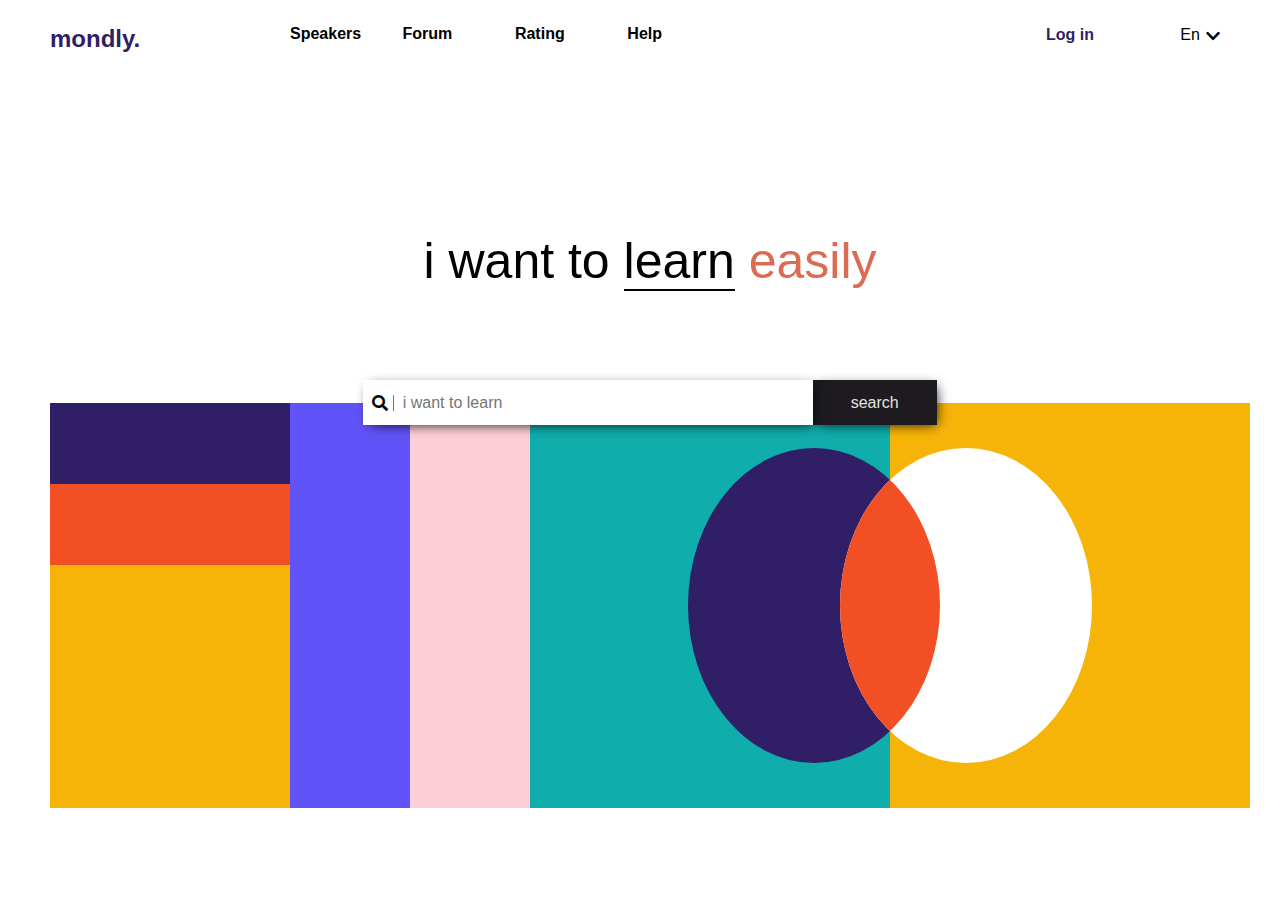
<file: index.html>
<!DOCTYPE html>
<html lang="en">
    <head>
        <!-- meta tags -->
        <meta charset="utf-8">
        <meta name="author" content="Ahmed Ali">
        <meta name="viewport" content="width=device-width, initial-scale=1.0">
        <meta name="keywords" content="motivation,talks,famous,success,self motvation">
        <meta name="description" content="self motivation talks for successful people">
        <!--------------->
        <title>mondly.</title>
        <link rel="stylesheet" href="css/normalize.css"><!-- to reset page -->
        <link rel="stylesheet" href="css/all.css"><!-- font awesome style -->
        <link rel="stylesheet" href="css/style.css"><!-- main page style -->
    </head>
    <body>
        <div class="container"><!-- to size page -->
            <!-- nav -->
            <nav>
                <h2>
                    <a href="index.html">mondly.</a>
                </h2>
                <ul>
                    <li>
                        <a href="speaker.html">speakers</a>
                    </li>
                    <li>
                        <a href="#">forum</a>
                    </li>
                    <li>
                        <a href="#">rating</a>
                    </li>
                    <li>
                        <a href="#">help</a>
                    </li>
                </ul>
                <input type="submit" value="Log in">
                <button>
                    En
                    <i class="fas fa-chevron-down"></i>
                </button>
            </nav>
            <!--------->
            <!-- content -->
            <section class="content">
                <h1>
                    i want to
                    <span class="border">learn</span>
                    <span class="color">easily</span>
                </h1>
                <!-- search box -->
                <div class="search">
                    <div>
                        <input type="search" placeholder="i want to learn">
                        <i class="fas fa-search"></i>
                    </div>
                    <button>search</button>
                </div>
                <!-- colors background -->
                <div class="background">
                    <div class="first-part">
                        <span class="re-violet"></span>
                        <span class="re-orange"></span>
                        <span class="first-yellow"></span>
                    </div>
                    <div class="middle-part">
                        <span class="blue"></span>
                        <span class="rose"></span>
                    </div>
                    <div class="last-part">
                        <span class="green"></span>
                        <span class="second-yellow"></span>
                        <span class="cir-violet"></span>
                        <div class="white">
                            <span></span>
                        </div>
                    </div>
                </div>
            </section>
            <!----------->
        </div>
    </body>
</html>
</file>
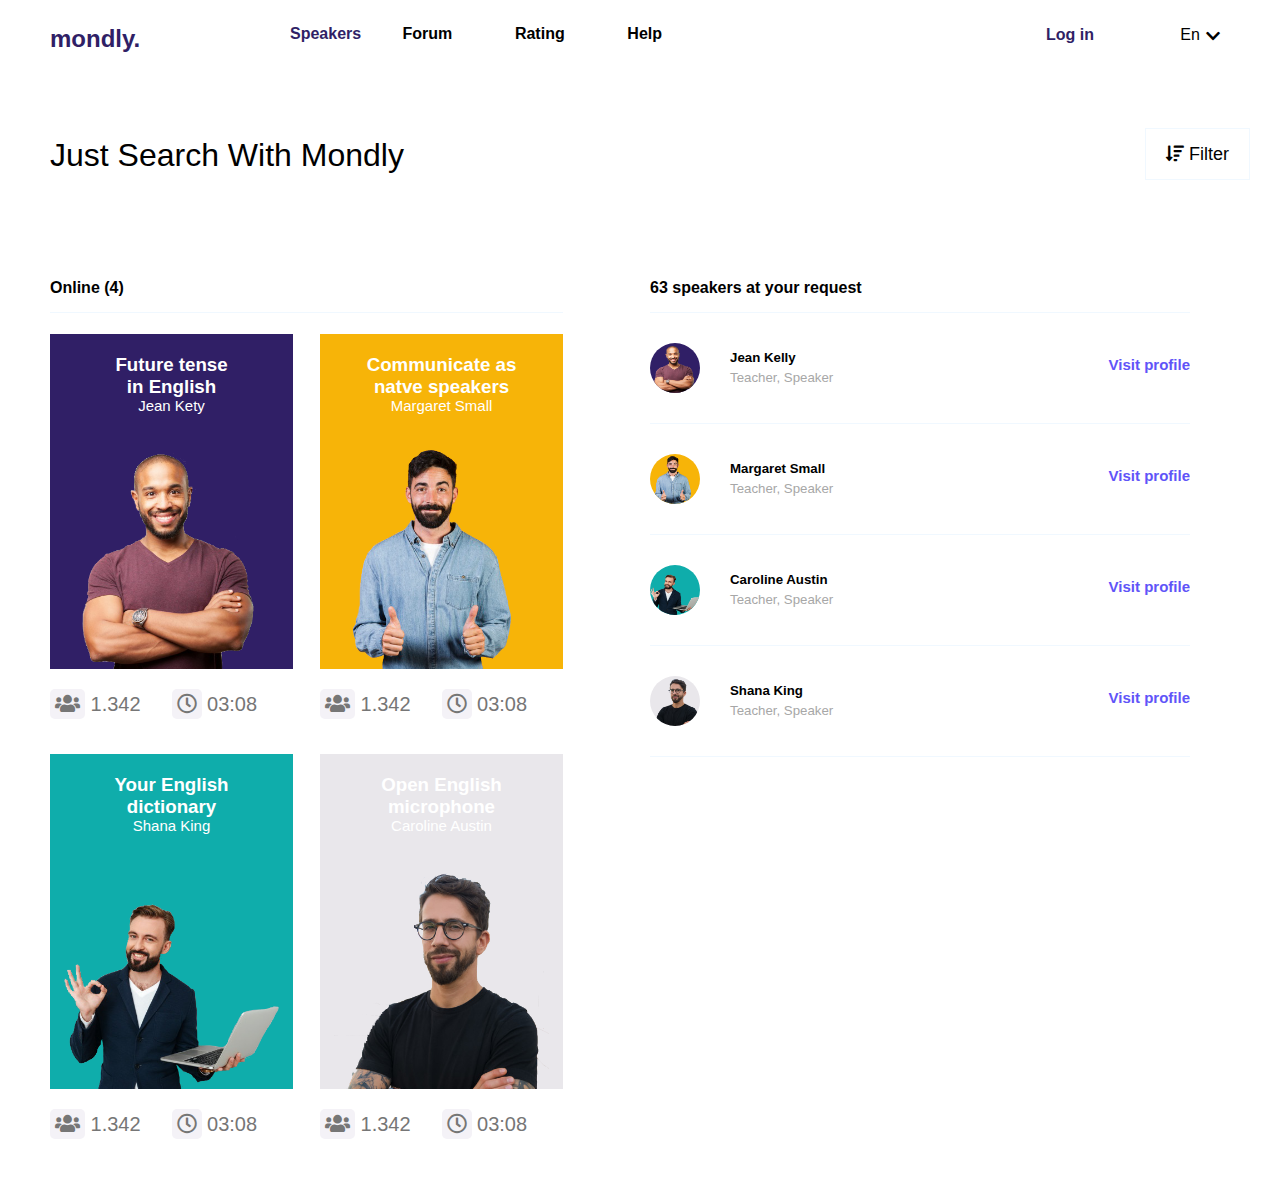
<file: speaker.html>
<!DOCTYPE html>
<html lang="en">
    <head>
        <!-- meta tags -->
        <meta charset="utf-8">
        <meta name="author" content="Ahmed Ali">
        <meta name="viewport" content="width=device-width, initial-scale=1.0">
        <meta name="keywords" content="motivation,talks,famous,success,self motvation">
        <meta name="description" content="self motivation talks for successful people">
        <!--------------->
        <title>mondly.</title>
        <link rel="stylesheet" href="css/normalize.css"><!-- reset page -->
        <link rel="stylesheet" href="css/all.css"><!-- font awesome style -->
        <link rel="stylesheet" href="css/style.css"><!-- main page style -->
    </head>
    <body>
        <div class="container"><!-- page size -->
            <!-- nav -->
            <nav>
                <h2>
                    <a href="index.html">mondly.</a>
                </h2>
                <ul>
                    <li>
                        <a href="#" class="active">speakers</a>
                    </li>
                    <li>
                        <a href="#">forum</a>
                    </li>
                    <li>
                        <a href="#">rating</a>
                    </li>
                    <li>
                        <a href="#">help</a>
                    </li>
                </ul>
                <input type="submit" value="Log in">
                <button>
                    En
                    <i class="fas fa-chevron-down"></i>
                </button>
            </nav>
            <!--------->
            <!-- speaker page content -->
            <section class="speakers-page">
                <!-- header -->
                <header>
                    <h1>just search with mondly</h1>
                    <div class="filter">
                        <i class="fas fa-sort-amount-down"></i>
                        filter
                    </div>
                </header>
                <!-- active speakers -->
                <section class="speakers">
                    <!-- online speakers -->
                    <section class="online">
                        <h4>online (4)</h4>
                        <div class="speaker">
                            <div class="details">
                                <h3>Future tense<br>in English</h3>
                                <span>jean kety</span>
                                <img src="images/speakers/1.png">
                            </div>
                            <div class="info">
                                <div class="followers">
                                    <i class="fas fa-users"></i>
                                    1.342
                                </div>
                                <div class="time">
                                    <i class="far fa-clock"></i>
                                    03:08
                                </div>
                            </div>
                        </div>
                        <div class="speaker">
                            <div class="details">
                                <h3>Communicate as<br>natve speakers</h3>
                                <span>margaret small</span>
                                <img src="images/speakers/2.png">
                            </div>
                            <div class="info">
                                <div class="followers">
                                    <i class="fas fa-users"></i>
                                    1.342
                                </div>
                                <div class="time">
                                    <i class="far fa-clock"></i>
                                    03:08
                                </div>
                            </div>
                        </div>
                        <div class="speaker">
                            <div class="details">
                                <h3>Your English<br>dictionary</h3>
                                <span>shana king</span>
                                <img src="images/speakers/3.png">
                            </div>
                            <div class="info">
                                <div class="followers">
                                    <i class="fas fa-users"></i>
                                    1.342
                                </div>
                                <div class="time">
                                    <i class="far fa-clock"></i>
                                    03:08
                                </div>
                            </div>
                        </div>
                        <div class="speaker">
                            <div class="details">
                                <h3>Open English<br>microphone</h3>
                                <span>caroline austin</span>
                                <img src="images/speakers/4.png">
                            </div>
                            <div class="info">
                                <div class="followers">
                                    <i class="fas fa-users"></i>
                                    1.342
                                </div>
                                <div class="time">
                                    <i class="far fa-clock"></i>
                                    03:08
                                </div>
                            </div>
                        </div>
                    </section>
                    <!-- speaker profile -->
                    <section class="at-request">
                        <h4>63 speakers at your request</h4>
                        <div class="agent">
                            <img src="images/speakers/1.png">
                            <h5>jean kelly<br><span>teacher, speaker</span></h5>
                            <a href="#">Visit profile</a>
                        </div>
                        <div class="agent">
                            <img src="images/speakers/2.png">
                            <h5>margaret small<br><span>teacher, speaker</span></h5>
                            <a href="#">Visit profile</a>
                        </div>
                        <div class="agent">
                            <img src="images/speakers/3.png">
                            <h5>caroline austin<br><span>teacher, speaker</span></h5>
                            <a href="#">Visit profile</a>
                        </div>
                        <div class="agent">
                            <img src="images/speakers/4.png">
                            <h5>shana king<br><span>teacher, speaker</span></h5>
                            <a href="#">Visit profile</a>
                        </div>
                    </section>
                </section>
                <!-------------------------->
            </section>
        </div>
</file>
<file: css/style.css>
/* page */
*
{
    box-sizing:border-box
}
body
{
    font-family:Arial, Helvetica, sans-serif;
    padding:25px 50px
}
/* framework */
.container
{
    width:1200px
}
/* nav */
nav
{
    overflow:hidden
}
nav h2
{
    margin:0;
    float:left;
    width:20%;
    color:#301f66
}
nav h2 a
{
    color:inherit;
    text-decoration:none
}
nav ul
{
    padding:0;
    margin:0;
    float:left;
    width:60%;
    text-transform:capitalize;
    font-weight:bold
}
nav ul li
{
    list-style:none;
    display:inline-block;
    width:15%
}
nav ul li a
{
    color:inherit;
    text-decoration:none;
    transition:all .3s ease-in-out
}
nav ul li a:hover,
nav ul li .active
{
    color:#301f66
}
nav input,
nav button
{
    float:left;
    width:10%;
    background:none;
    border:none;
    cursor:pointer
}
nav input
{
    font-weight:bold;
    color:#301f66
}
nav button
{
    position:relative
}
nav button i
{
    position:absolute;
    top:3px;
    right:30px
}
/* content */
.content h1
{
    margin:20vh 0 10vh;
    font-weight:normal;
    text-align:center;
    font-size:50px
}
.content h1 .border
{
    border-bottom:2px solid
}
.content h1 .color
{
    color:#dc6b53
}
.content .search
{
    text-align:center
}
.content .search div
{
    display:inline-block;
    position:relative
}
.content .search div input
{
    width:450px;
    height:45px;
    padding:10px 10px 10px 40px;
    border:none;
    box-shadow:3px 3px 13px -4px
}
.content .search div i
{
    position:absolute;
    top:15px;
    left:9px;
    border-right:1px solid #767676;
    padding-right:5px
}
.content .search button
{
    border:none;
    height:45px;
    width:125px;
    background-color:#1d1b1f;
    color:rgb(229, 226, 226);
    margin-left:-5px;
    cursor:pointer;
    box-shadow:3px 3px 13px -4px #000
}
.content .background
{
    overflow:hidden;
    height:45vh;
    margin-top:-22px
}
.content .background .first-part,
.content .background .middle-part
{
    width:20%;
    float:left;
    height:100%
}
.content .background .first-part .re-violet,
.content .background .first-part .re-orange
{
    height:9vh;
    width:100%;
    display:inline-block;
    vertical-align:bottom
}
.content .background .first-part .re-violet
{
    background-color:#301f66
}
.content .background .first-part .re-orange
{
    background-color:#f25024
}
.content .background .first-part .first-yellow
{
    display:inline-block;
    width:100%;
    height:27vh;
    background-color:#f7b408;
    vertical-align:bottom
}
.content .background .middle-part .blue,
.content .background .middle-part .rose
{
    width:50%;
    height:100%;
    float:left
}
.content .background .middle-part .blue
{
    background-color:#6054f8
}
.content .background .middle-part .rose
{
    background-color:#fccfd6
}
.content .background .last-part
{
    width:60%;
    height:45vh;
    float:left;
    position:relative;
    z-index:-1
}
.content .background .last-part .green,
.content .background .last-part .second-yellow
{
    width:50%;
    height:100%;
    float:left
}
.content .background .last-part .green
{
    background-color:#0fadab
}
.content .background .last-part .second-yellow
{
    background-color:#f7b408
}
.content .background .last-part .cir-violet,
.content .background .last-part .white
{
    position:absolute;
    width:35%;
    height:35vh;
    border-radius:50%;
    top:5vh;
    overflow:hidden
}
.content .background .last-part .cir-violet
{
    background-color:#301f66;
    left:22%
}
.content .background .last-part .white
{
    right:22%;
    background-color:#fff
}
.content .background .last-part .white span
{
    position:absolute;
    width:100%;
    height:100%;
    border-radius:50%;
    background-color:#f25024;
    right:60%
}
/**** speaker page ****/
/*** speaker page content ***/
.speakers-page
{
    overflow:hidden
}
/** header **/
.speakers-page header
{
    overflow:hidden;
    margin:75px 0
}
.speakers-page header h1
{
    font-weight:normal;
    text-transform:capitalize;
    float:left;
    margin:9px 0
}
.speakers-page header .filter
{
    float:right;
    font-size:18px;
    text-transform:capitalize;
    border:1px solid aliceblue;
    padding:15px 20px;
    transition:all .3s ease-in-out;
    background-color:#fff;
    cursor:pointer
}
.speakers-page header .filter:hover
{
    background-color:#1d1b1f;
    color:#f4f2f7;
    border:1px solid #1d1b1f;
}
/** speakers **/
.speakers-page .speakers
{
    overflow:hidden
}
/* online */
.speakers-page .speakers .online
{
    float:left;
    overflow:hidden;
    width:45%;
    margin-right:5%
}
.speakers-page .speakers .online h4
{
    text-transform:capitalize;
    border-bottom:1px solid aliceblue;
    padding-bottom:15px;
    margin-right:5%
}
.speakers-page .speakers .online .speaker
{
    width:45%;
    float:left;
    margin-right:5%;
    text-align:center;
    color:#fff;
    margin-bottom:15px;
    cursor:pointer
}
.speakers-page .speakers .online .speaker .details
{
    height:335px;
    padding:20px 5px 0;
    overflow:hidden;
    transition:all .3s ease-in-out
}
.speakers-page .speakers .online .speaker:nth-child(2) .details
{
    background-color:#301f66;
}
.speakers-page .speakers .online .speaker:nth-child(3) .details
{
    background-color:#f7b408;
}
.speakers-page .speakers .online .speaker:nth-child(4) .details
{
    background-color:#0fadab;
}
.speakers-page .speakers .online .speaker:last-child .details
{
    background-color:#e9e7eb;
}
.speakers-page .speakers .online .speaker h3
{
    margin:0
}
.speakers-page .speakers .online .speaker span
{
    font-size:15px;
    text-transform:capitalize;
    display:block
}
.speakers-page .speakers .online .speaker img
{
    width:215px;
    margin-top:25px
}
.speakers-page .speakers .online .speaker .details:hover
{
    opacity:.5
}
.speakers-page .speakers .online .speaker .info
{
    color:#767676;
    overflow:hidden;
    margin:20px 0
}
.speakers-page .speakers .online .speaker .info div
{
    float:left;
    width:50%;
    text-align:left;
    font-size:20px
}
.speakers-page .speakers .online .speaker .info div i
{
    background-color:#f4f2f7;
    padding:5px;
    border-radius:5px
}
/* at-request */
.speakers-page .speakers .at-request
{
    margin-right:5%;
    float:left;
    width:45%
}
.speakers-page .speakers .at-request h4
{
    border-bottom:1px solid aliceblue;
    padding-bottom:15px;
    margin-bottom:0
}
.speakers-page .speakers .at-request .agent
{
    padding:30px 0;
    overflow:hidden;
    border-bottom:1px solid aliceblue
}
.speakers-page .speakers .at-request .agent img
{
    width:50px;
    height:50px;
    border-radius:50%;
    float:left
}
.speakers-page .speakers .at-request .agent:first-of-type img
{
    background-color:#301f66
}
.speakers-page .speakers .at-request .agent:nth-of-type(2) img
{
    background-color:#f7b408
}
.speakers-page .speakers .at-request .agent:nth-of-type(3) img
{
    background-color:#0fadab
}
.speakers-page .speakers .at-request .agent:last-of-type img
{
    background-color:#e9e7eb
}
.speakers-page .speakers .at-request .agent h5
{
    margin:5px 30px;
    float:left;
    line-height:1.5;
    text-transform:capitalize
}
.speakers-page .speakers .at-request .agent h5 span
{
    font-weight:normal;
    margin-top:5px;
    color:#a7a7a7
}
.speakers-page .speakers .at-request .agent a
{
    font-weight:bold;
    font-size:15px;
    text-decoration:none;
    color:#6054f8;
    float:right;
    margin:13px 0
}
</file>
